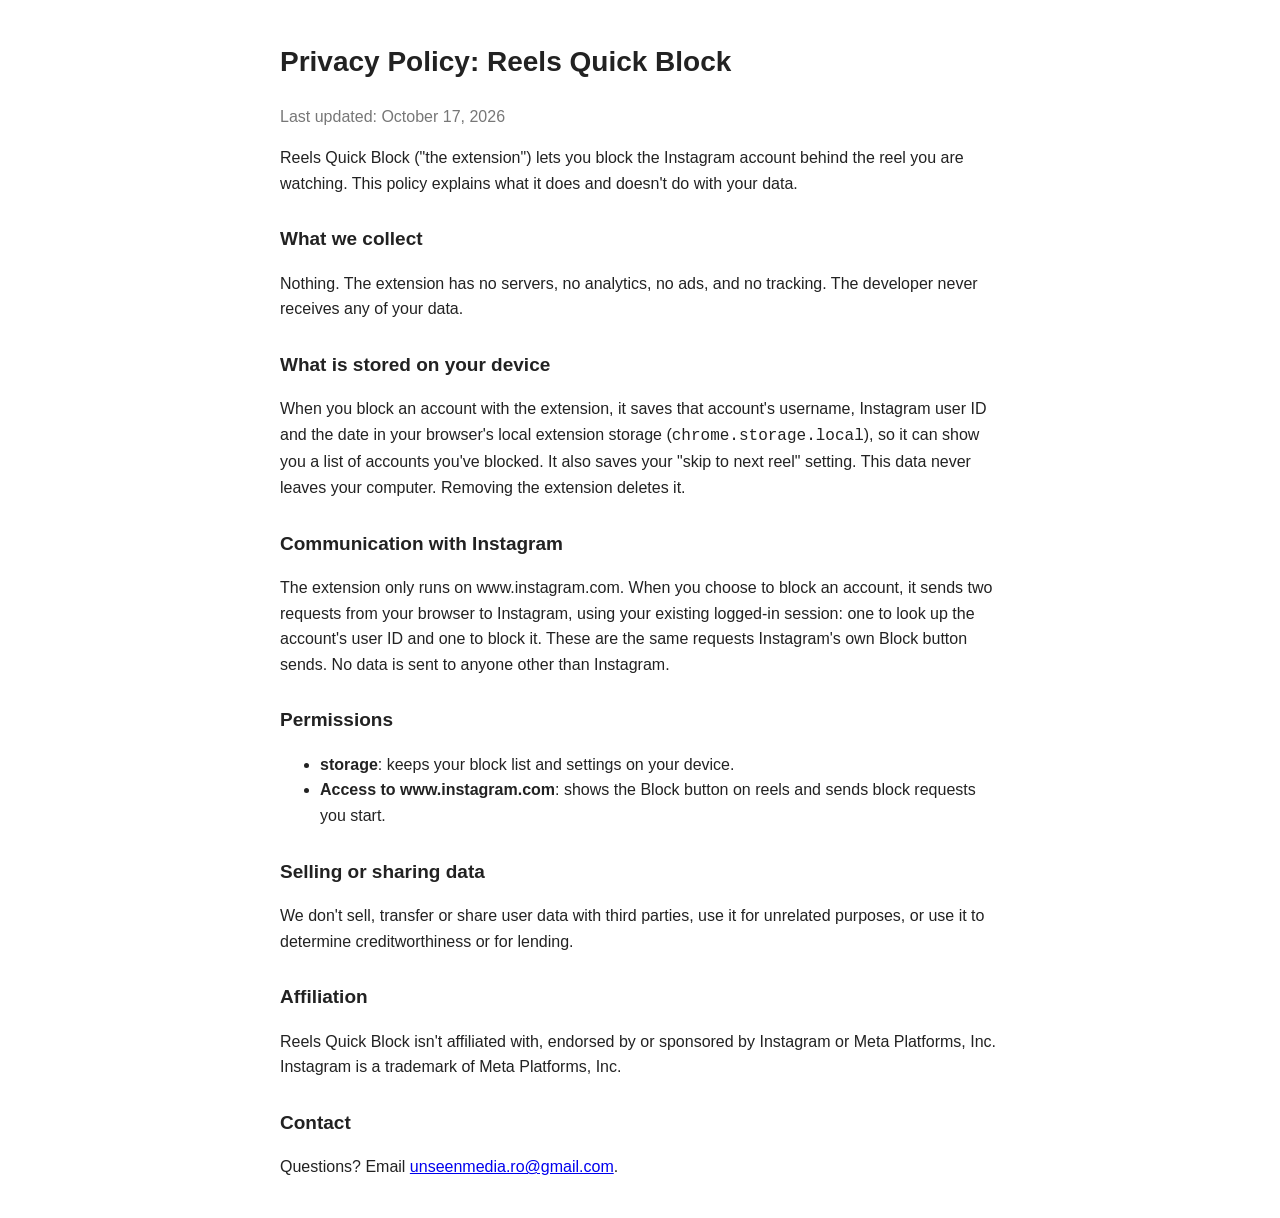
<file: docs/index.html>
<!doctype html>
<html lang="en">
<head>
<meta charset="utf-8">
<title>Reels Quick Block</title>
<meta http-equiv="refresh" content="0; url=privacy.html">
</head>
<body><a href="privacy.html">Privacy Policy</a></body>
</html>
</file>
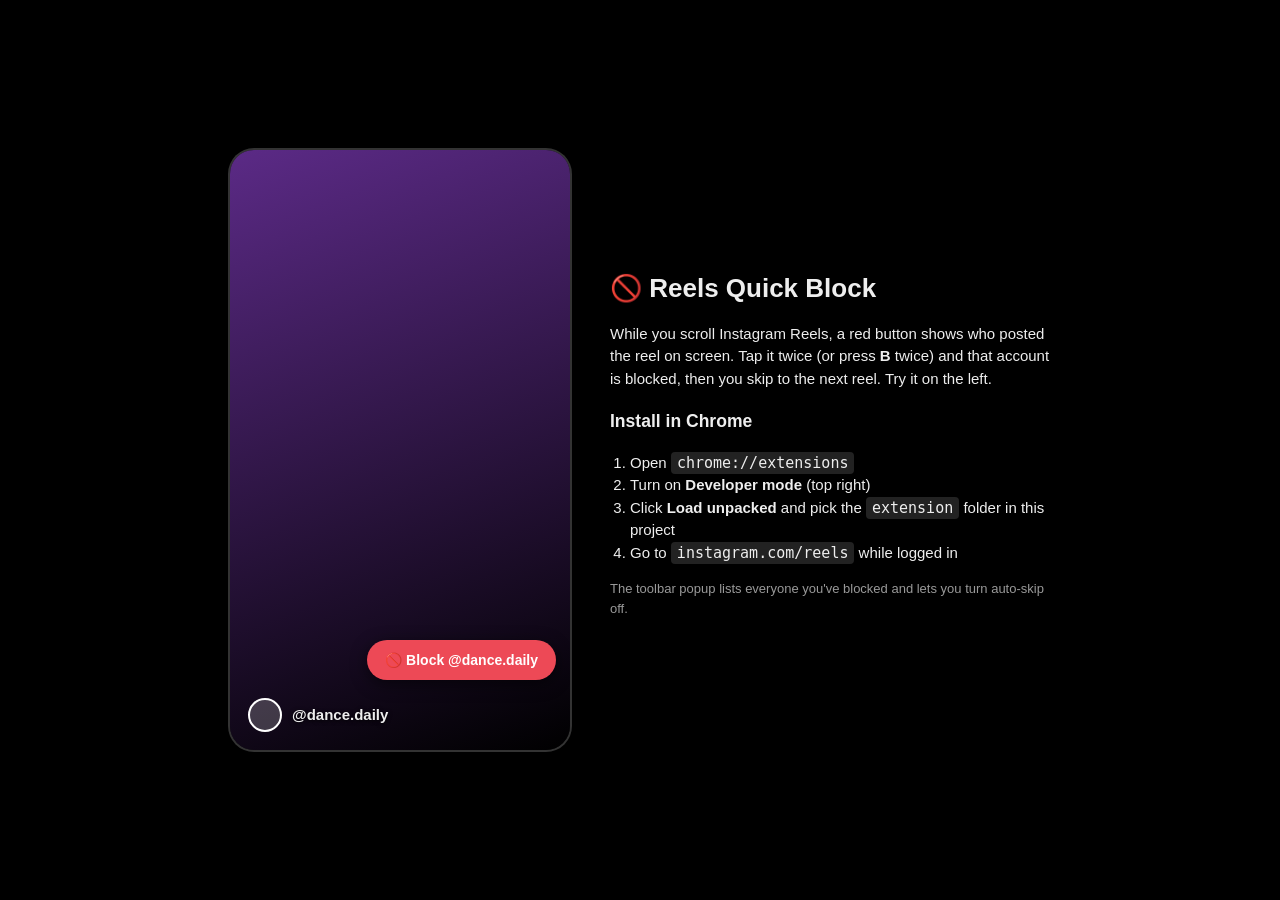
<file: preview/index.html>
<!doctype html>
<html>
<head>
<meta charset="utf-8">
<meta name="viewport" content="width=device-width, initial-scale=1">
<title>Reels Quick Block: demo</title>
<style>
  * { box-sizing: border-box; }
  body { margin: 0; background: #000; color: #eee; font: 15px/1.5 -apple-system, "Segoe UI", Roboto, sans-serif; display: flex; gap: 40px; justify-content: center; align-items: center; min-height: 100vh; padding: 24px; flex-wrap: wrap; }
  .phone { position: relative; width: 340px; height: 600px; border-radius: 24px; overflow: hidden; background: #111; box-shadow: 0 0 0 2px #333; }
  .feed { height: 100%; overflow-y: auto; scroll-snap-type: y mandatory; }
  .reel { height: 600px; scroll-snap-align: start; position: relative; display: flex; align-items: flex-end; padding: 18px; }
  .who { display: flex; align-items: center; gap: 10px; font-weight: 600; text-shadow: 0 1px 4px #000; }
  .avatar { width: 34px; height: 34px; border-radius: 50%; background: #fff3; border: 2px solid #fff; }
  .blocked { position: absolute; inset: 0; background: #000c; display: flex; align-items: center; justify-content: center; font-size: 18px; }
  .rqb { position: absolute; right: 14px; bottom: 70px; border: 0; border-radius: 999px; padding: 12px 18px; background: #ed4956; color: #fff; font: 600 14px sans-serif; cursor: pointer; box-shadow: 0 4px 16px #0008; }
  .rqb.confirm { background: #b00020; }
  .rqb.done { background: #2e7d32; }
  .info { max-width: 440px; }
  h1 { margin: 0 0 8px; font-size: 26px; }
  ol { padding-left: 20px; }
  code { background: #222; padding: 2px 6px; border-radius: 4px; }
  .muted { color: #999; font-size: 13px; }
</style>
</head>
<body>
  <div class="phone">
    <div class="feed" id="feed"></div>
    <button class="rqb" id="btn"></button>
  </div>

  <div class="info">
    <h1>🚫 Reels Quick Block</h1>
    <p>While you scroll Instagram Reels, a red button shows who posted the reel on screen. Tap it twice (or press <b>B</b> twice) and that account is blocked, then you skip to the next reel. Try it on the left.</p>
    <h3>Install in Chrome</h3>
    <ol>
      <li>Open <code>chrome://extensions</code></li>
      <li>Turn on <b>Developer mode</b> (top right)</li>
      <li>Click <b>Load unpacked</b> and pick the <code>extension</code> folder in this project</li>
      <li>Go to <code>instagram.com/reels</code> while logged in</li>
    </ol>
    <p class="muted">The toolbar popup lists everyone you've blocked and lets you turn auto-skip off.</p>
  </div>

<script>
  const users = ["dance.daily", "foodie_frank", "clickbait.king", "cat.memes.hq", "gym_bro_99", "travel.with.mia"];
  const colors = ["#5b2a86", "#a23b72", "#2e86ab", "#f18f01", "#3b8b5a", "#c73e1d"];
  const feed = document.getElementById("feed"), btn = document.getElementById("btn");
  users.forEach((u, i) => {
    feed.insertAdjacentHTML("beforeend",
      `<div class="reel" data-user="${u}" style="background:linear-gradient(160deg,${colors[i]},#000)">
         <div class="who"><div class="avatar"></div>@${u}</div></div>`);
  });
  let confirming = false, timer;
  const current = () => feed.children[Math.round(feed.scrollTop / 600)];
  function render() {
    const r = current();
    btn.className = "rqb";
    if (r.querySelector(".blocked")) { btn.textContent = "Blocked ✓"; btn.classList.add("done"); return; }
    btn.textContent = confirming ? `Tap again to block @${r.dataset.user}` : `🚫 Block @${r.dataset.user}`;
    if (confirming) btn.classList.add("confirm");
  }
  function activate() {
    const r = current();
    if (r.querySelector(".blocked")) return;
    if (!confirming) { confirming = true; render(); clearTimeout(timer); timer = setTimeout(() => { confirming = false; render(); }, 3000); return; }
    confirming = false; clearTimeout(timer);
    r.insertAdjacentHTML("beforeend", `<div class="blocked">@${r.dataset.user} blocked</div>`);
    render();
    setTimeout(() => feed.scrollBy({ top: 600, behavior: "smooth" }), 800);
  }
  btn.onclick = activate;
  document.onkeydown = e => { if (e.key.toLowerCase() === "b") activate(); };
  feed.onscroll = () => { confirming = false; render(); };
  render();
</script>
</body>
</html>
</file>
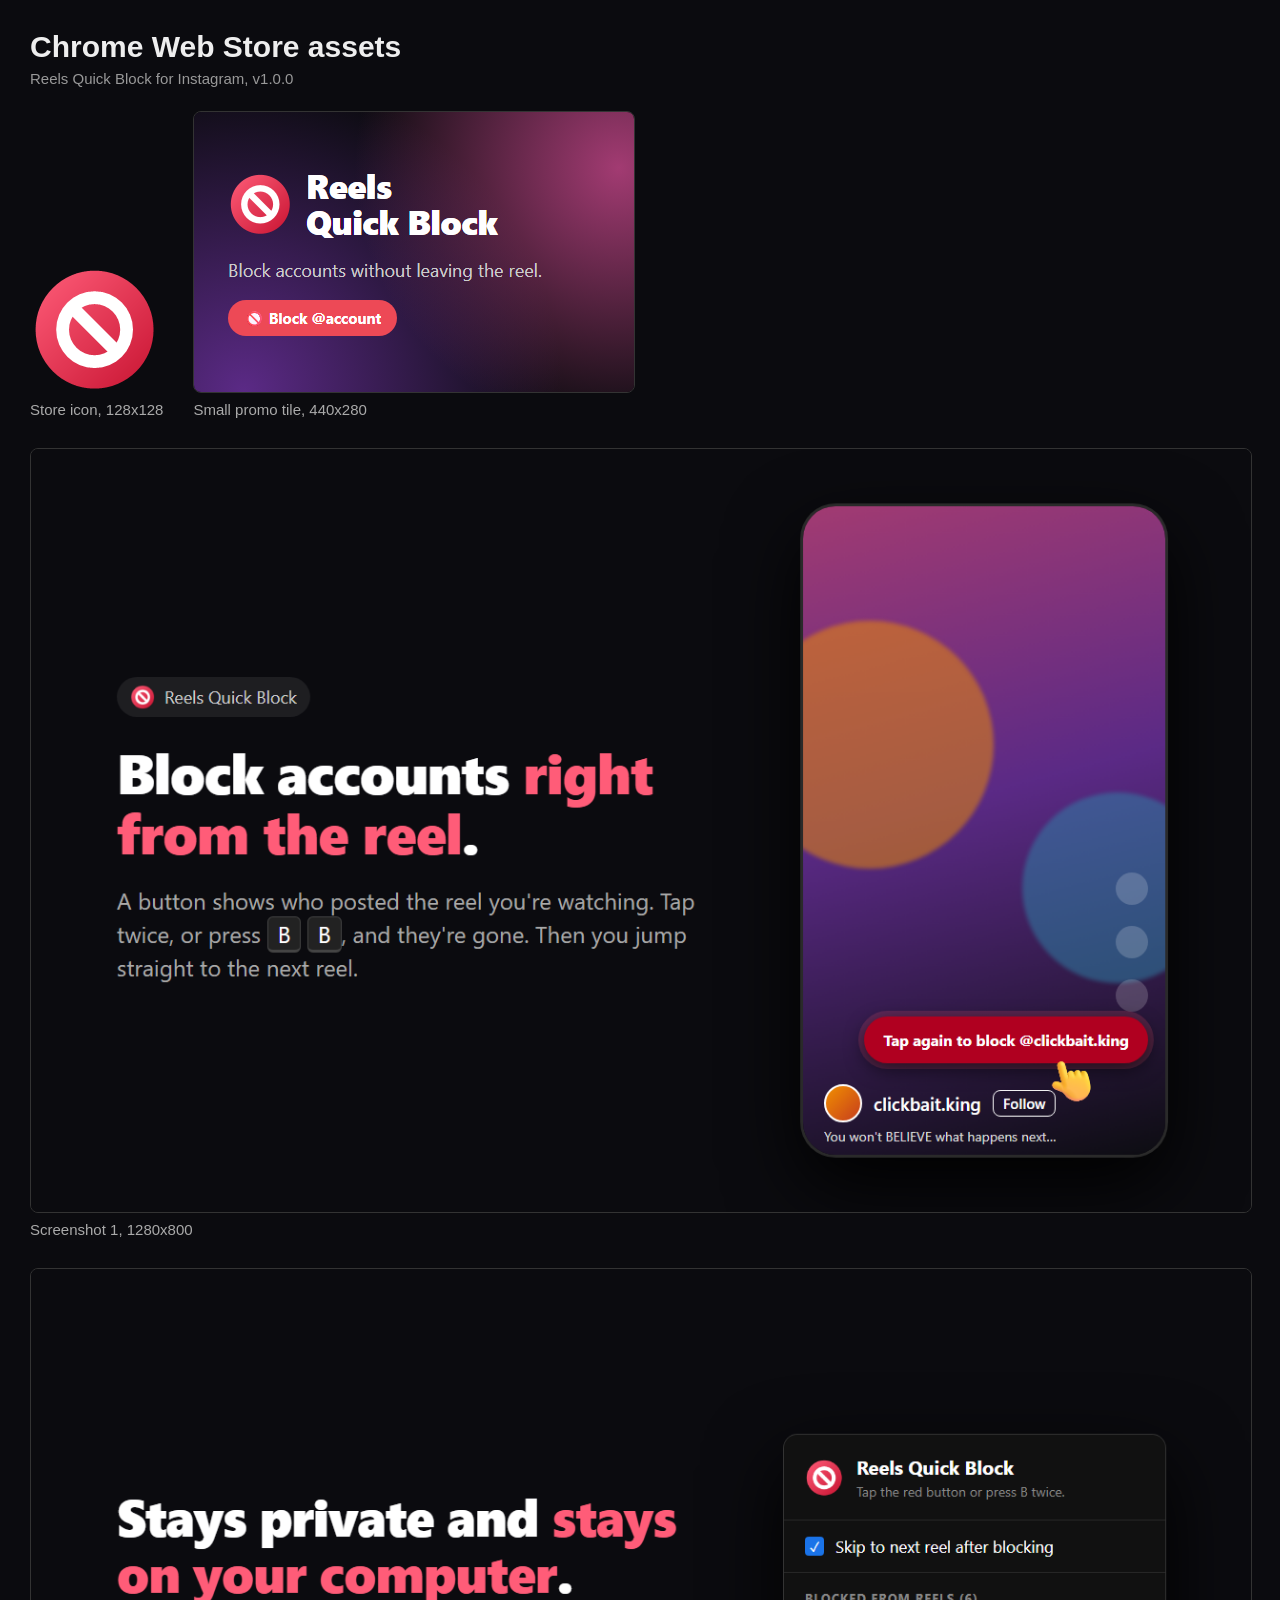
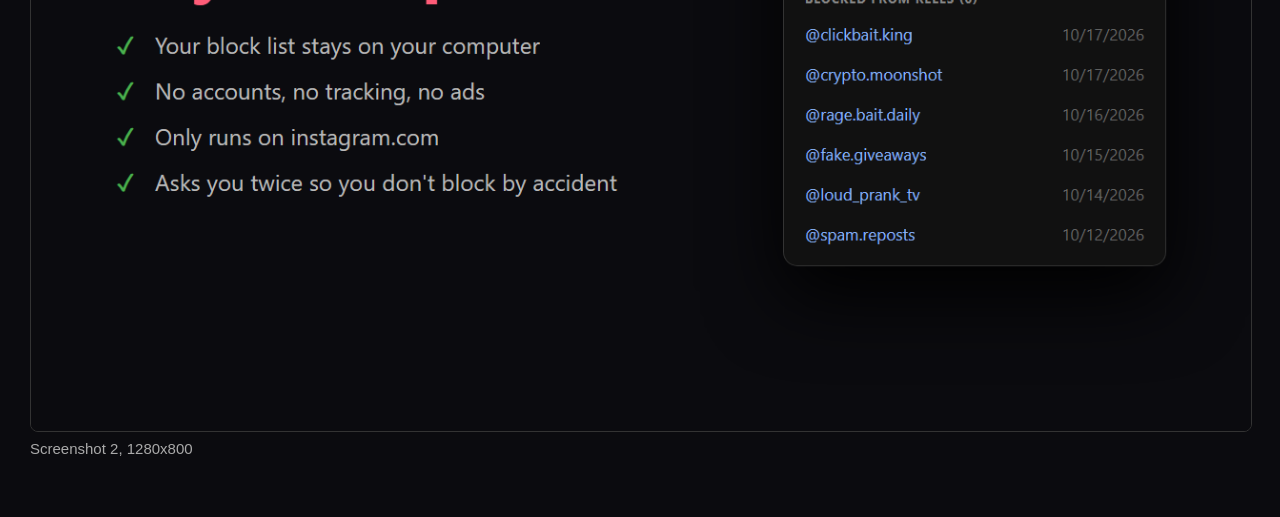
<file: store/index.html>
<!doctype html>
<html><head><meta charset="utf-8"><title>Store assets</title><style>
  body { background: #0b0b0f; color: #eee; font: 15px "Segoe UI", sans-serif; margin: 0; padding: 30px; }
  h1 { margin: 0 0 6px; } p { color: #999; margin: 0 0 24px; }
  figure { margin: 0 0 30px; } figcaption { color: #aaa; margin-top: 8px; }
  img { max-width: 100%; border: 1px solid #333; border-radius: 8px; display: block; }
  .row { display: flex; gap: 30px; align-items: flex-end; flex-wrap: wrap; }
</style></head><body>
  <h1>Chrome Web Store assets</h1>
  <p>Reels Quick Block for Instagram, v1.0.0</p>
  <div class="row">
    <figure><img src="../extension/icons/icon128.png" style="border:0"><figcaption>Store icon, 128x128</figcaption></figure>
    <figure><img src="promo-small.png"><figcaption>Small promo tile, 440x280</figcaption></figure>
  </div>
  <figure><img src="screenshot-1.png"><figcaption>Screenshot 1, 1280x800</figcaption></figure>
  <figure><img src="screenshot-2.png"><figcaption>Screenshot 2, 1280x800</figcaption></figure>
</body></html>
</file>
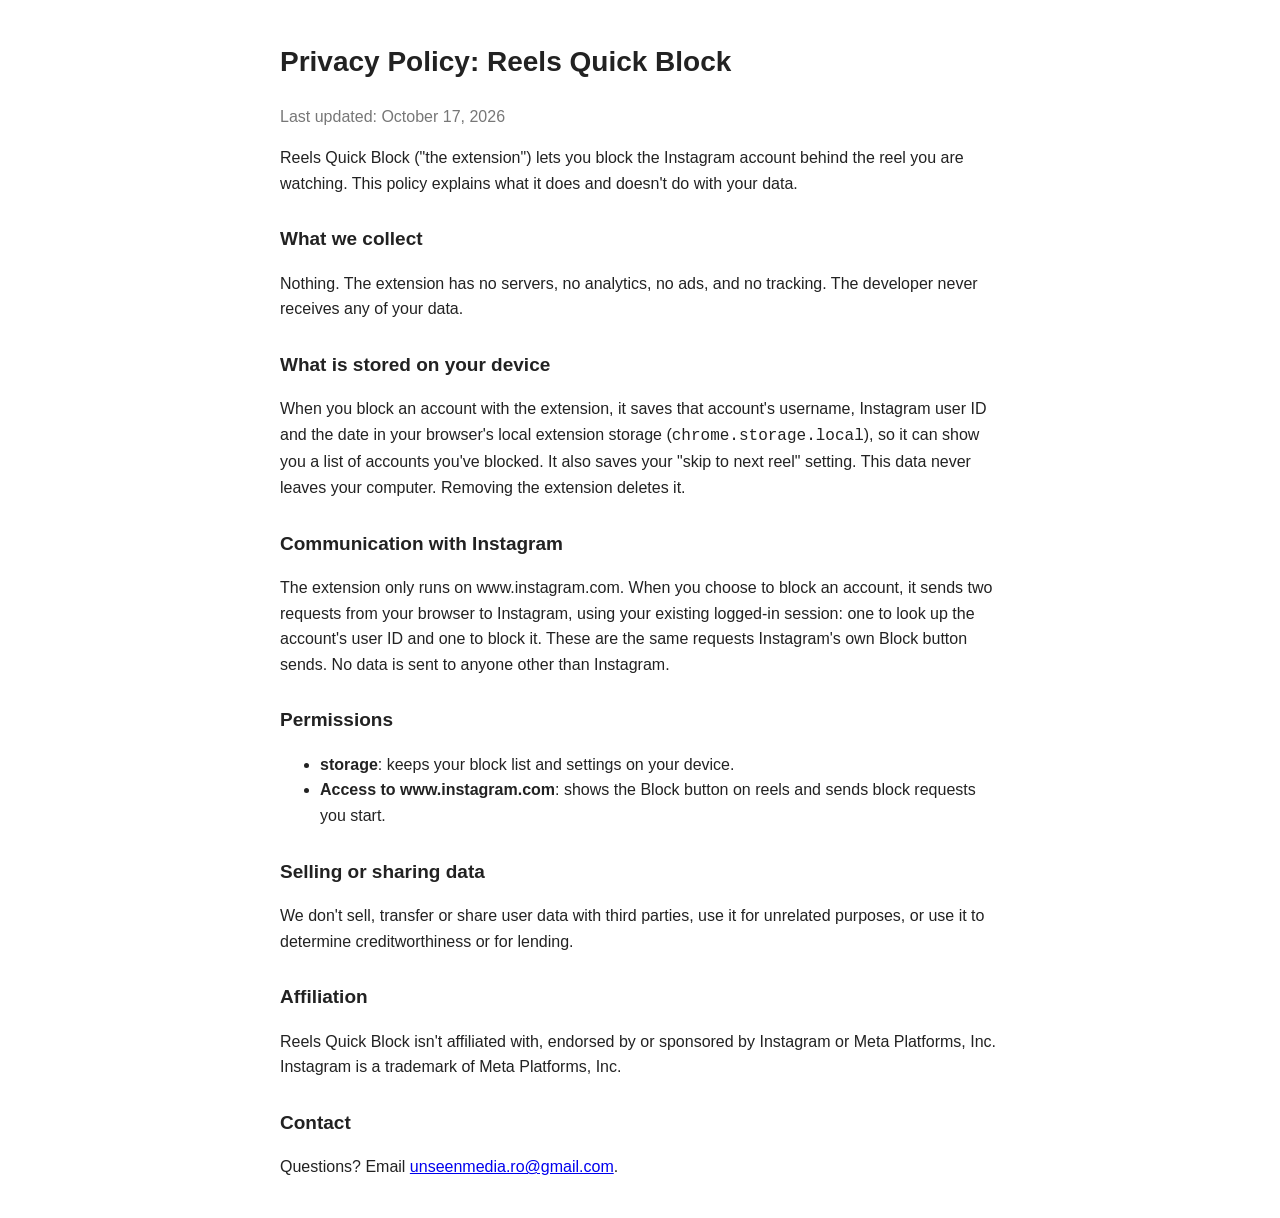
<file: docs/privacy.html>
﻿<!doctype html>
<html lang="en">
<head>
<meta charset="utf-8">
<meta name="viewport" content="width=device-width, initial-scale=1">
<title>Privacy Policy: Reels Quick Block</title>
<style>
  body { max-width: 720px; margin: 40px auto; padding: 0 20px; font: 16px/1.6 -apple-system, "Segoe UI", Roboto, sans-serif; color: #222; }
  h1 { font-size: 28px; }
  h2 { font-size: 19px; margin-top: 28px; }
  .muted { color: #777; }
</style>
</head>
<body>
  <h1>Privacy Policy: Reels Quick Block</h1>
  <p class="muted">Last updated: October 17, 2026</p>

  <p>Reels Quick Block ("the extension") lets you block the Instagram account behind the reel you are watching. This policy explains what it does and doesn't do with your data.</p>

  <h2>What we collect</h2>
  <p>Nothing. The extension has no servers, no analytics, no ads, and no tracking. The developer never receives any of your data.</p>

  <h2>What is stored on your device</h2>
  <p>When you block an account with the extension, it saves that account's username, Instagram user ID and the date in your browser's local extension storage (<code>chrome.storage.local</code>), so it can show you a list of accounts you've blocked. It also saves your "skip to next reel" setting. This data never leaves your computer. Removing the extension deletes it.</p>

  <h2>Communication with Instagram</h2>
  <p>The extension only runs on www.instagram.com. When you choose to block an account, it sends two requests from your browser to Instagram, using your existing logged-in session: one to look up the account's user ID and one to block it. These are the same requests Instagram's own Block button sends. No data is sent to anyone other than Instagram.</p>

  <h2>Permissions</h2>
  <ul>
    <li><b>storage</b>: keeps your block list and settings on your device.</li>
    <li><b>Access to www.instagram.com</b>: shows the Block button on reels and sends block requests you start.</li>
  </ul>

  <h2>Selling or sharing data</h2>
  <p>We don't sell, transfer or share user data with third parties, use it for unrelated purposes, or use it to determine creditworthiness or for lending.</p>

  <h2>Affiliation</h2>
  <p>Reels Quick Block isn't affiliated with, endorsed by or sponsored by Instagram or Meta Platforms, Inc. Instagram is a trademark of Meta Platforms, Inc.</p>

  <h2>Contact</h2>
  <p>Questions? Email <a href="mailto:unseenmedia.ro@gmail.com">unseenmedia.ro@gmail.com</a>.</p>
</body>
</html>
</file>
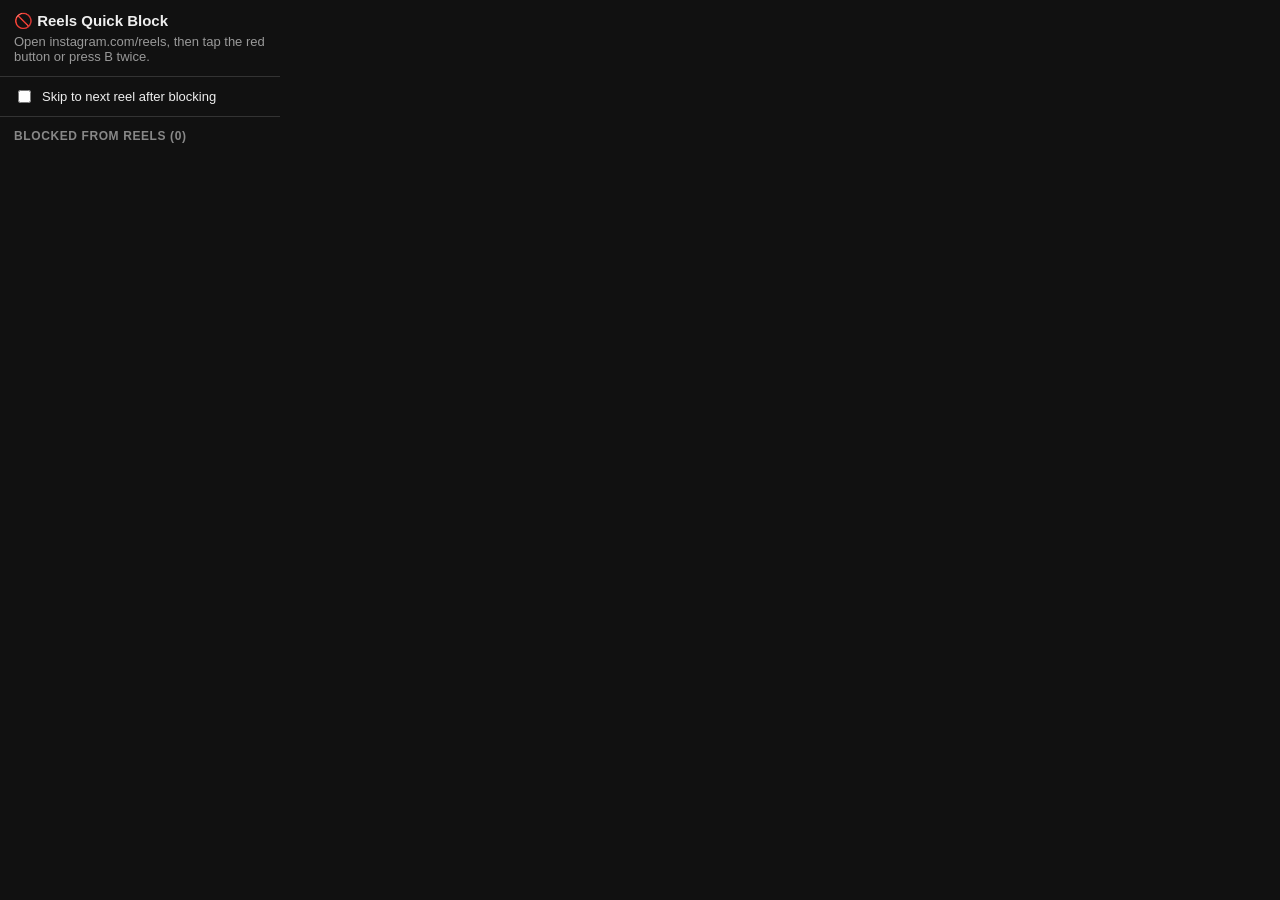
<file: extension/popup.html>
<!doctype html>
<html>
<head>
<meta charset="utf-8">
<style>
  body { width: 280px; margin: 0; font: 13px -apple-system, "Segoe UI", Roboto, sans-serif; background: #111; color: #eee; }
  header { padding: 12px 14px; border-bottom: 1px solid #333; }
  h1 { font-size: 15px; margin: 0 0 4px; }
  p { margin: 0; color: #999; }
  label { display: flex; gap: 8px; align-items: center; padding: 10px 14px; border-bottom: 1px solid #333; cursor: pointer; }
  h2 { font-size: 12px; text-transform: uppercase; letter-spacing: .05em; color: #888; margin: 12px 14px 6px; }
  ul { list-style: none; margin: 0; padding: 0 0 8px; max-height: 260px; overflow: auto; }
  li { padding: 6px 14px; display: flex; justify-content: space-between; }
  li a { color: #8ab4f8; text-decoration: none; }
  li span { color: #777; }
  .empty { color: #777; padding: 6px 14px; }
</style>
</head>
<body>
  <header>
    <h1>🚫 Reels Quick Block</h1>
    <p>Open instagram.com/reels, then tap the red button or press B twice.</p>
  </header>
  <label><input type="checkbox" id="autoSkip"> Skip to next reel after blocking</label>
  <h2>Blocked from reels (<span id="count">0</span>)</h2>
  <ul id="list"></ul>
  <script src="popup.js"></script>
</body>
</html>
</file>
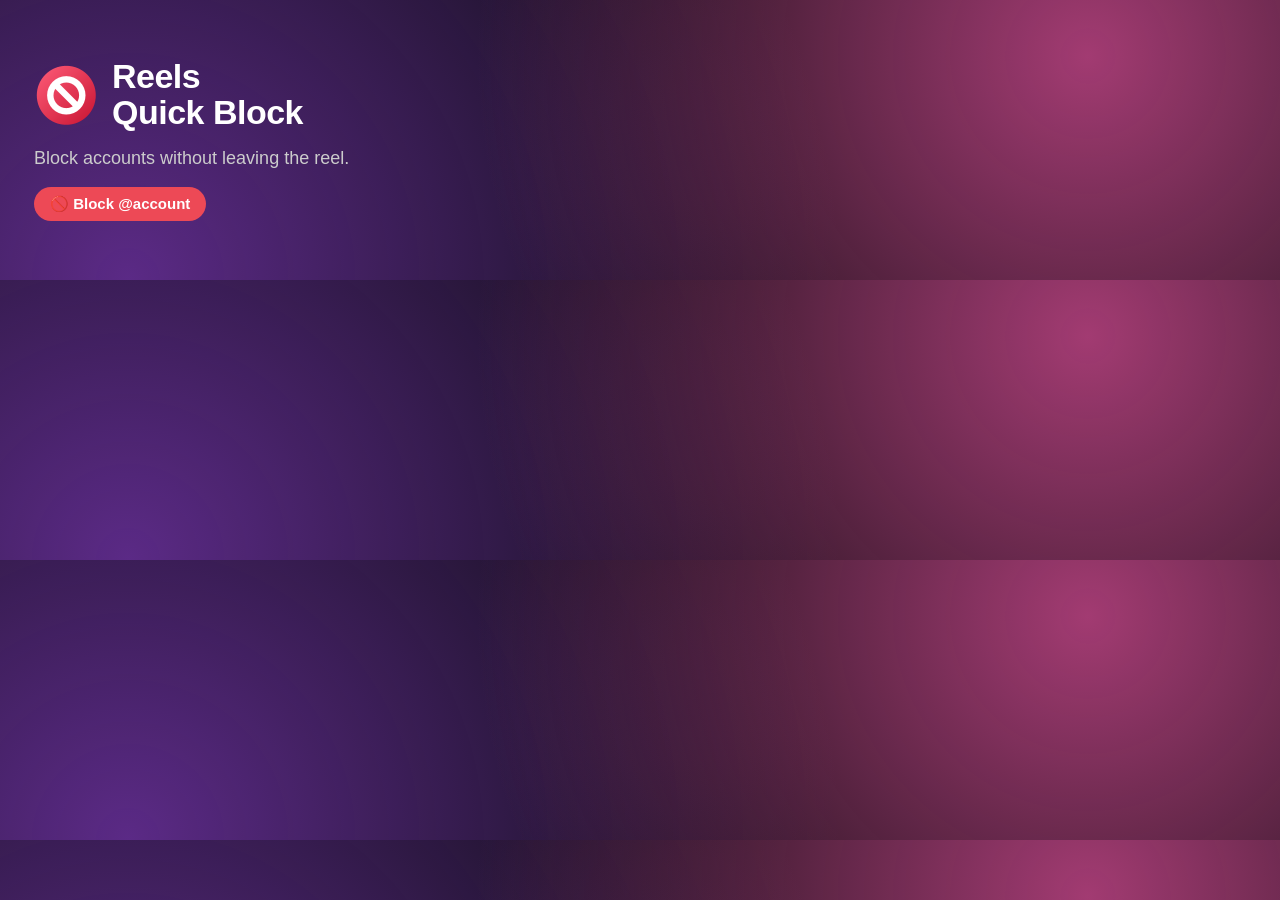
<file: store/src/promo-small.html>
<!doctype html>
<html><head><meta charset="utf-8"><style>
  * { box-sizing: border-box; margin: 0; }
  body { width: 440px; height: 280px; overflow: hidden; color: #fff; font-family: "Segoe UI", Roboto, sans-serif; background: radial-gradient(circle at 85% 20%, #a23b72 0%, transparent 55%), radial-gradient(circle at 10% 100%, #5b2a86 0%, transparent 60%), #0b0b0f; display: flex; flex-direction: column; justify-content: center; padding: 0 34px; }
  .top { display: flex; align-items: center; gap: 14px; }
  img { width: 64px; }
  h1 { font-size: 34px; font-weight: 800; line-height: 1.05; letter-spacing: -.5px; }
  p { margin-top: 18px; font-size: 18px; color: #ccc; }
  .pill { display: inline-block; margin-top: 18px; background: #ed4956; padding: 8px 16px; border-radius: 999px; font-weight: 700; font-size: 15px; align-self: flex-start; }
</style></head>
<body>
  <div class="top"><img src="../../extension/icons/icon128.png"><h1>Reels<br>Quick Block</h1></div>
  <p>Block accounts without leaving the reel.</p>
  <div class="pill">🚫 Block @account</div>
</body></html>
</file>
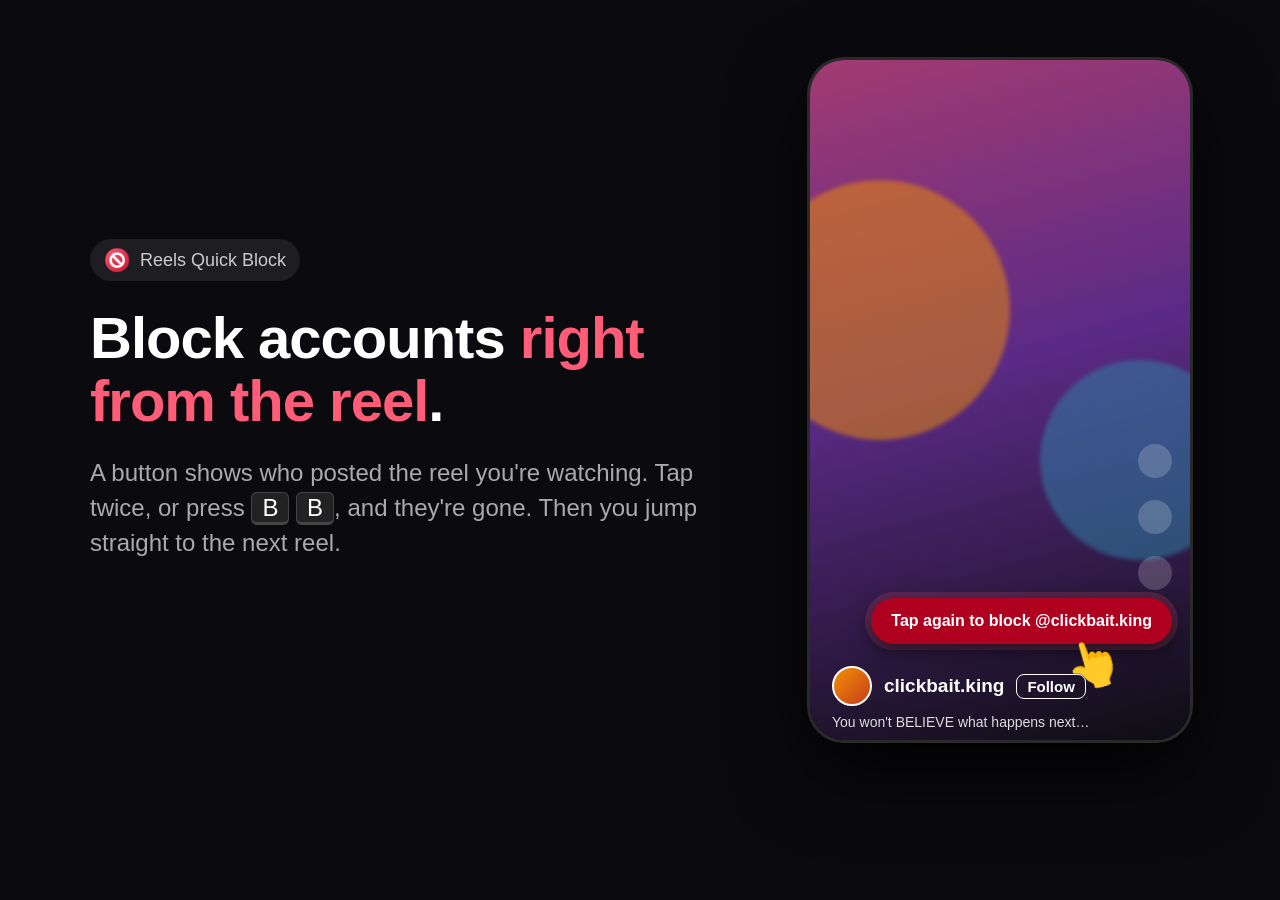
<file: store/src/screenshot-1.html>
<!doctype html>
<html><head><meta charset="utf-8"><style>
  * { box-sizing: border-box; margin: 0; }
  body { width: 1280px; height: 800px; overflow: hidden; background: #0b0b0f; color: #fff; font-family: "Segoe UI", Roboto, sans-serif; display: flex; align-items: center; padding: 0 90px; gap: 80px; }
  .copy { flex: 1; }
  .badge { display: inline-flex; align-items: center; gap: 10px; background: #ffffff14; padding: 8px 14px; border-radius: 999px; font-size: 18px; color: #ccc; margin-bottom: 26px; }
  .badge img { width: 26px; }
  h1 { font-size: 58px; line-height: 1.08; font-weight: 800; letter-spacing: -1px; }
  h1 em { font-style: normal; color: #ff5c78; }
  p { margin-top: 24px; font-size: 24px; color: #aaa; line-height: 1.45; }
  kbd { background: #222; border: 1px solid #444; border-bottom-width: 3px; border-radius: 6px; padding: 1px 10px; color: #fff; font-family: inherit; }
  .phone { width: 380px; height: 680px; border-radius: 34px; overflow: hidden; position: relative; box-shadow: 0 0 0 3px #2a2a2a, 0 30px 80px #000; background: linear-gradient(165deg, #a23b72 0%, #5b2a86 45%, #0d0d12 100%); }
  .shape { position: absolute; border-radius: 50%; filter: blur(2px); opacity: .5; }
  .who { position: absolute; left: 22px; bottom: 34px; display: flex; align-items: center; gap: 12px; font-weight: 600; font-size: 19px; }
  .avatar { width: 40px; height: 40px; border-radius: 50%; background: linear-gradient(135deg, #f18f01, #c73e1d); border: 2px solid #fff; }
  .follow { border: 1.5px solid #fff; border-radius: 8px; padding: 3px 10px; font-size: 15px; }
  .caption { position: absolute; left: 22px; bottom: 10px; font-size: 14px; color: #ddd; }
  .rail { position: absolute; right: 18px; bottom: 150px; display: flex; flex-direction: column; gap: 22px; align-items: center; font-size: 13px; }
  .rail div { width: 34px; height: 34px; border-radius: 50%; background: #ffffff30; }
  .btn { position: absolute; right: 18px; bottom: 96px; background: #b00020; padding: 14px 20px; border-radius: 999px; font-weight: 700; font-size: 16px; box-shadow: 0 6px 20px #0009, 0 0 0 6px #ff5c7833; }
  .hand { position: absolute; right: 70px; bottom: 50px; font-size: 44px; transform: rotate(-15deg); }
</style></head>
<body>
  <div class="copy">
    <div class="badge"><img src="../../extension/icons/icon128.png">Reels Quick Block</div>
    <h1>Block accounts <em>right from the reel</em>.</h1>
    <p>A button shows who posted the reel you're watching. Tap twice, or press <kbd>B</kbd> <kbd>B</kbd>, and they're gone. Then you jump straight to the next reel.</p>
  </div>
  <div class="phone">
    <div class="shape" style="width:260px;height:260px;background:#f18f01;left:-60px;top:120px"></div>
    <div class="shape" style="width:200px;height:200px;background:#2e86ab;right:-50px;top:300px"></div>
    <div class="rail"><div></div><div></div><div></div></div>
    <div class="btn">Tap again to block @clickbait.king</div>
    <div class="hand">👆</div>
    <div class="who"><div class="avatar"></div>clickbait.king <span class="follow">Follow</span></div>
    <div class="caption">You won't BELIEVE what happens next…</div>
  </div>
</body></html>
</file>
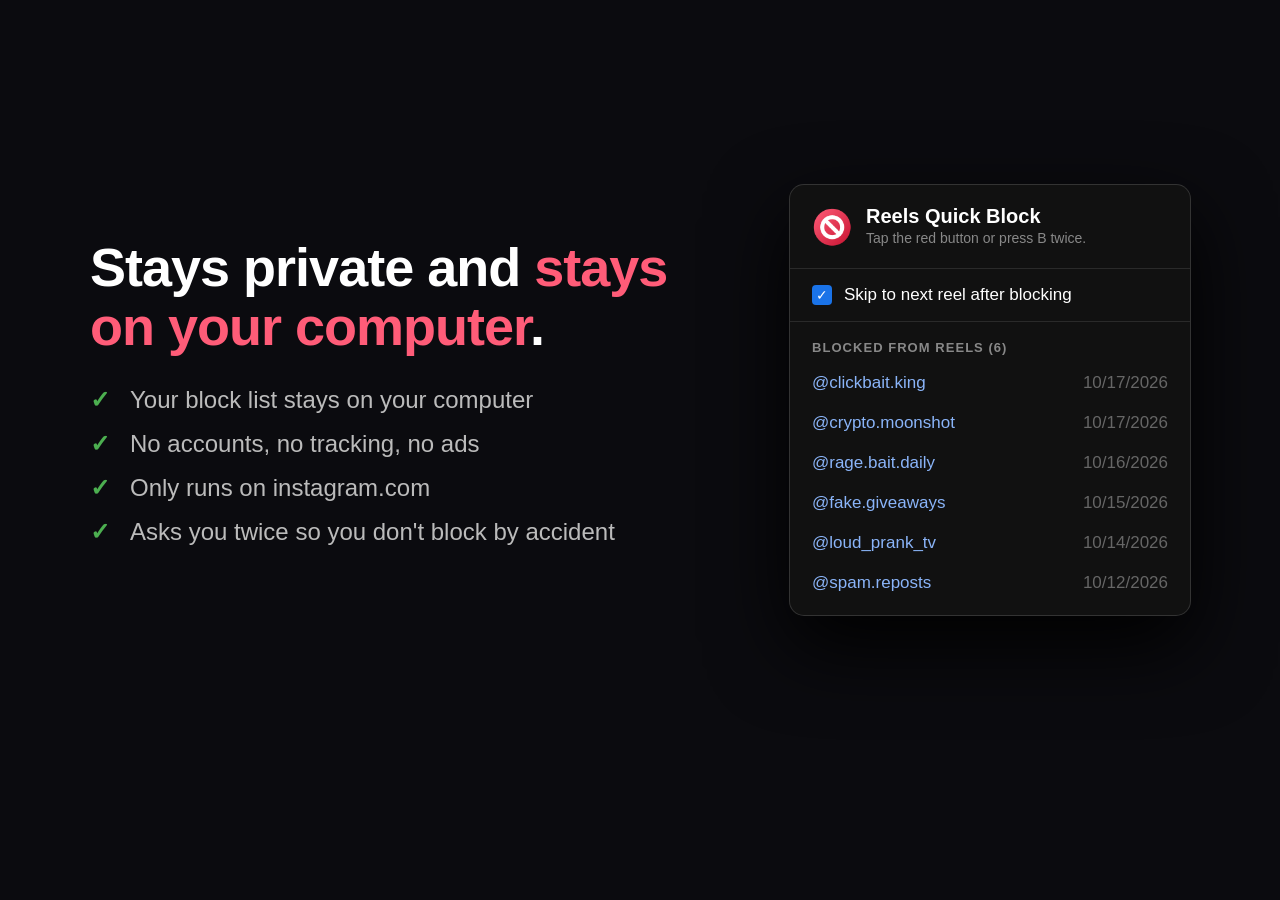
<file: store/src/screenshot-2.html>
<!doctype html>
<html><head><meta charset="utf-8"><style>
  * { box-sizing: border-box; margin: 0; }
  body { width: 1280px; height: 800px; overflow: hidden; background: #0b0b0f; color: #fff; font-family: "Segoe UI", Roboto, sans-serif; display: flex; align-items: center; padding: 0 90px; gap: 90px; }
  .copy { flex: 1; }
  h1 { font-size: 54px; line-height: 1.1; font-weight: 800; letter-spacing: -1px; }
  h1 em { font-style: normal; color: #ff5c78; }
  ul { margin-top: 30px; list-style: none; padding: 0; font-size: 24px; color: #bbb; }
  li { margin: 16px 0; padding-left: 40px; position: relative; }
  li::before { content: "✓"; position: absolute; left: 0; color: #4caf50; font-weight: 800; }
  .popup { width: 400px; background: #111; border-radius: 14px; box-shadow: 0 0 0 1px #333, 0 30px 80px #000; overflow: hidden; font-size: 17px; }
  header { padding: 20px 22px; border-bottom: 1px solid #2a2a2a; display: flex; gap: 14px; align-items: center; }
  header img { width: 40px; }
  header b { font-size: 20px; display: block; }
  header span { color: #888; font-size: 14px; }
  label { display: flex; gap: 12px; align-items: center; padding: 16px 22px; border-bottom: 1px solid #2a2a2a; }
  .check { width: 20px; height: 20px; border-radius: 4px; background: #1a73e8; display: grid; place-items: center; font-size: 14px; }
  h2 { font-size: 13px; text-transform: uppercase; letter-spacing: .08em; color: #888; margin: 18px 22px 8px; }
  .row { display: flex; justify-content: space-between; padding: 10px 22px; }
  .row a { color: #8ab4f8; }
  .row span { color: #666; }
</style></head>
<body>
  <div class="copy">
    <h1>Stays private and <em>stays on your computer</em>.</h1>
    <ul>
      <li>Your block list stays on your computer</li>
      <li>No accounts, no tracking, no ads</li>
      <li>Only runs on instagram.com</li>
      <li>Asks you twice so you don't block by accident</li>
    </ul>
  </div>
  <div class="popup">
    <header><img src="../../extension/icons/icon128.png"><div><b>Reels Quick Block</b><span>Tap the red button or press B twice.</span></div></header>
    <label><div class="check">✓</div> Skip to next reel after blocking</label>
    <h2>Blocked from reels (6)</h2>
    <div class="row"><a>@clickbait.king</a><span>10/17/2026</span></div>
    <div class="row"><a>@crypto.moonshot</a><span>10/17/2026</span></div>
    <div class="row"><a>@rage.bait.daily</a><span>10/16/2026</span></div>
    <div class="row"><a>@fake.giveaways</a><span>10/15/2026</span></div>
    <div class="row"><a>@loud_prank_tv</a><span>10/14/2026</span></div>
    <div class="row" style="padding-bottom:22px"><a>@spam.reposts</a><span>10/12/2026</span></div>
  </div>
</body></html>
</file>
